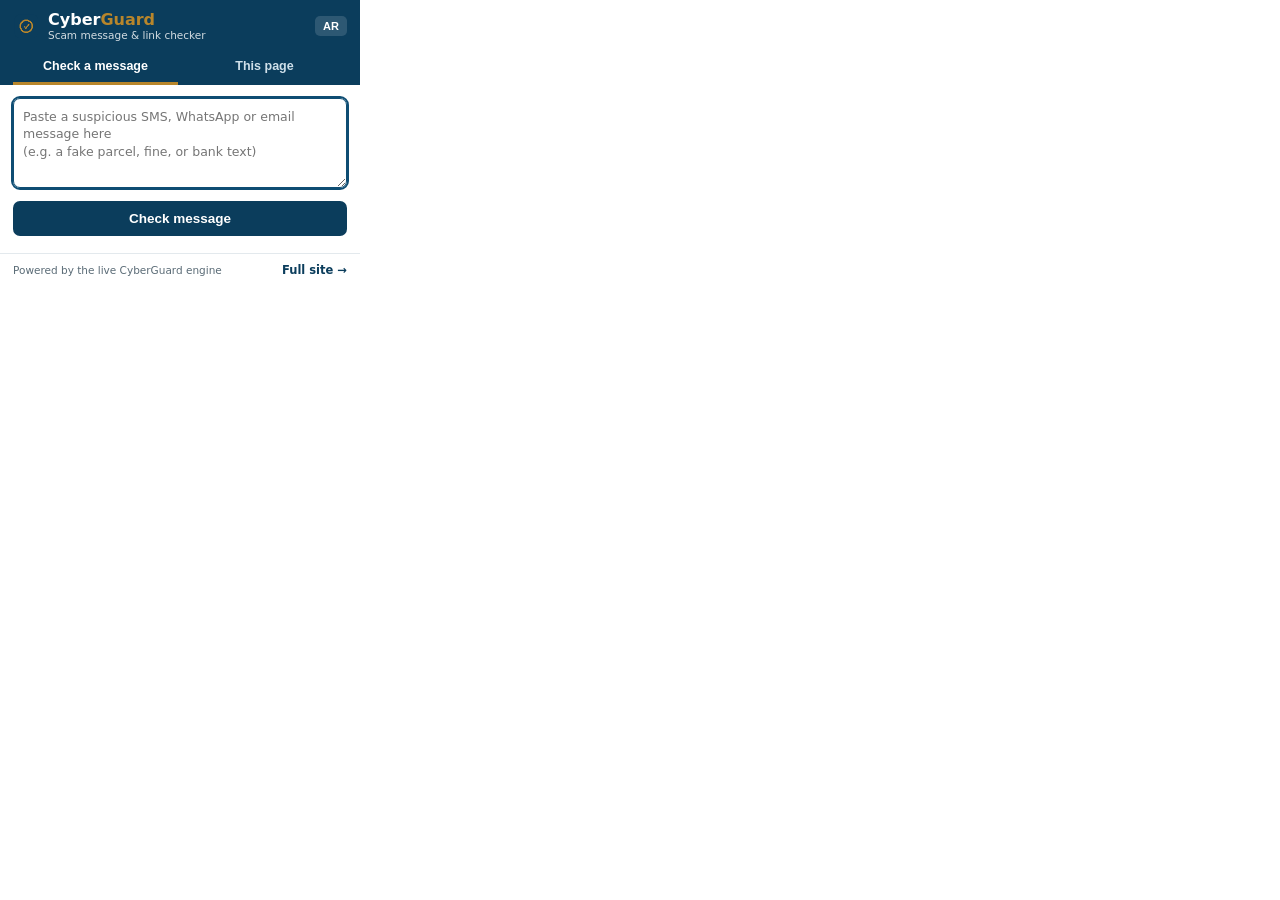
<file: extension/popup.html>
<!doctype html>
<html lang="en">
<head>
  <meta charset="utf-8" />
  <meta name="viewport" content="width=device-width, initial-scale=1" />
  <link rel="stylesheet" href="popup.css" />
</head>
<body>
  <header>
    <div class="row">
      <div class="logo">
        <img src="icons/icon48.png" alt="" class="ico" />
        <div>
          <div class="brand">Cyber<span class="gold">Guard</span></div>
          <div class="tag">Scam message &amp; link checker</div>
        </div>
      </div>
      <button id="lang" class="lang" title="Switch language">AR</button>
    </div>
    <div class="tabs">
      <button id="tab-msg" class="tab active" data-tab="msg">Check a message</button>
      <button id="tab-page" class="tab" data-tab="page">This page</button>
    </div>
  </header>

  <main>
    <!-- Message mode -->
    <section id="pane-msg" class="pane">
      <textarea id="msg" class="msg-input" rows="4"
        placeholder="Paste a suspicious SMS, WhatsApp or email message here&#10;(e.g. a fake parcel, fine, or bank text)"></textarea>
      <button id="check-msg" class="primary">Check message</button>
    </section>

    <!-- Page mode -->
    <section id="pane-page" class="pane hidden">
      <div id="page-url" class="url"></div>
      <button id="check-page" class="primary">Re-check this page</button>
    </section>

    <div id="summary" class="summary hidden"></div>
    <div id="results" class="results"></div>
    <div id="status" class="status hidden"></div>
  </main>

  <footer>
    <span class="foot-note">Powered by the live CyberGuard engine</span>
    <a href="https://cyberguard-m7tq.onrender.com" target="_blank" class="full">Full site &rarr;</a>
  </footer>

  <script src="popup.js"></script>
</body>
</html>
</file>
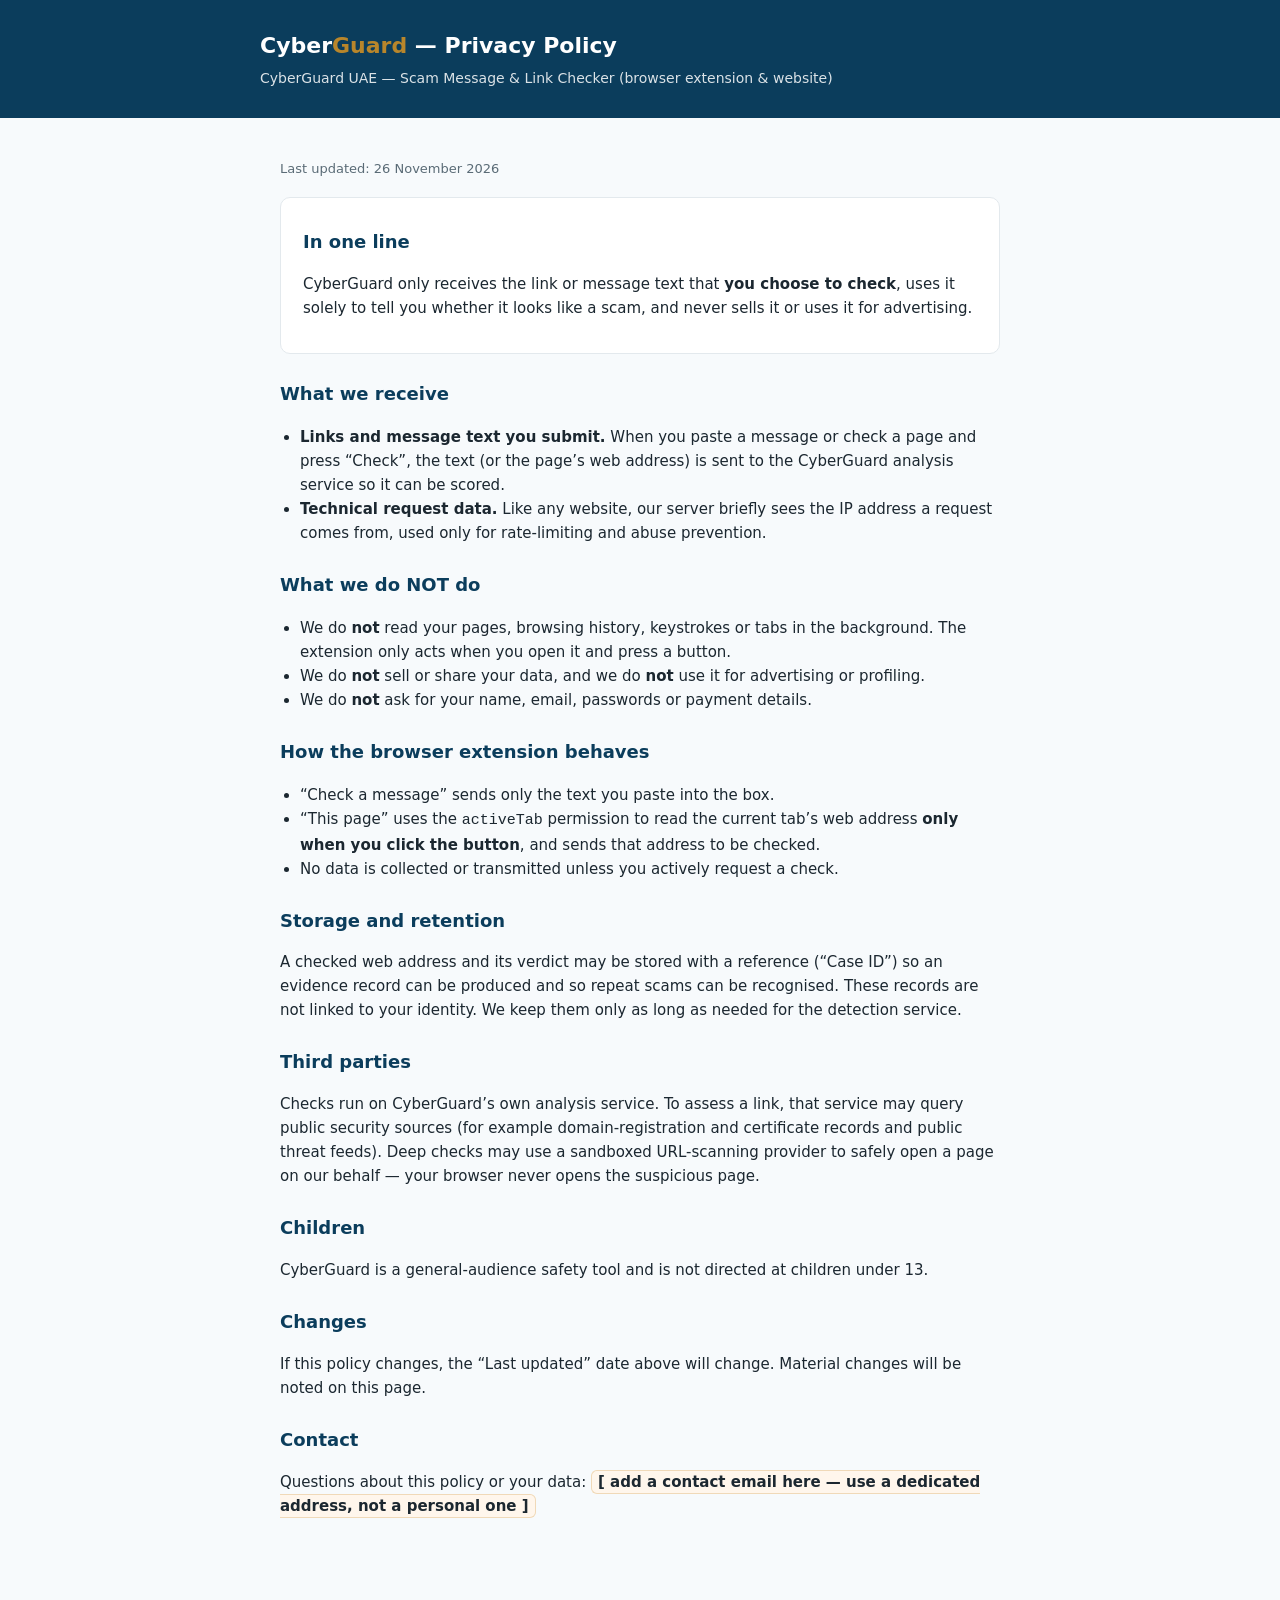
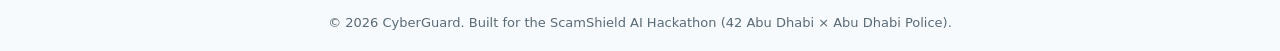
<file: app/static/privacy.html>
<!doctype html>
<html lang="en">
<head>
  <meta charset="utf-8" />
  <meta name="viewport" content="width=device-width, initial-scale=1" />
  <title>CyberGuard — Privacy Policy</title>
  <style>
    :root { --navy:#0b3d5c; --gold:#b8862b; --ink:#1b2730; --grey:#5a6b76; --line:#e3e9ed; }
    * { box-sizing: border-box; }
    body { margin:0; font-family:"Segoe UI",system-ui,-apple-system,sans-serif; color:var(--ink);
           line-height:1.6; background:#f7fafc; }
    header { background:var(--navy); color:#fff; padding:28px 20px; }
    .wrap { max-width:760px; margin:0 auto; }
    header .brand { font-size:22px; font-weight:800; }
    header .brand span { color:var(--gold); }
    header .sub { opacity:.85; font-size:14px; margin-top:4px; }
    main { max-width:760px; margin:0 auto; padding:28px 20px 60px; }
    h2 { color:var(--navy); font-size:18px; margin:26px 0 8px; }
    p, li { font-size:15px; }
    ul { padding-left:20px; }
    .meta { color:var(--grey); font-size:13px; }
    .box { background:#fff; border:1px solid var(--line); border-radius:10px; padding:4px 22px 18px; margin-top:18px; }
    .fill { background:#fff6ec; border:1px solid #f0d9b8; border-radius:6px; padding:2px 6px; font-weight:600; }
    a { color:var(--navy); }
    footer { text-align:center; color:var(--grey); font-size:13px; padding:20px; }
  </style>
</head>
<body>
  <header>
    <div class="wrap">
      <div class="brand">Cyber<span>Guard</span> — Privacy Policy</div>
      <div class="sub">CyberGuard UAE — Scam Message &amp; Link Checker (browser extension &amp; website)</div>
    </div>
  </header>

  <main>
    <p class="meta">Last updated: 26 November 2026</p>

    <div class="box">
      <h2>In one line</h2>
      <p>CyberGuard only receives the link or message text that <b>you choose to check</b>, uses it
      solely to tell you whether it looks like a scam, and never sells it or uses it for advertising.</p>
    </div>

    <h2>What we receive</h2>
    <ul>
      <li><b>Links and message text you submit.</b> When you paste a message or check a page and press
      “Check”, the text (or the page’s web address) is sent to the CyberGuard analysis service so it can
      be scored.</li>
      <li><b>Technical request data.</b> Like any website, our server briefly sees the IP address a
      request comes from, used only for rate-limiting and abuse prevention.</li>
    </ul>

    <h2>What we do NOT do</h2>
    <ul>
      <li>We do <b>not</b> read your pages, browsing history, keystrokes or tabs in the background.
      The extension only acts when you open it and press a button.</li>
      <li>We do <b>not</b> sell or share your data, and we do <b>not</b> use it for advertising or
      profiling.</li>
      <li>We do <b>not</b> ask for your name, email, passwords or payment details.</li>
    </ul>

    <h2>How the browser extension behaves</h2>
    <ul>
      <li>“Check a message” sends only the text you paste into the box.</li>
      <li>“This page” uses the <code>activeTab</code> permission to read the current tab’s web address
      <b>only when you click the button</b>, and sends that address to be checked.</li>
      <li>No data is collected or transmitted unless you actively request a check.</li>
    </ul>

    <h2>Storage and retention</h2>
    <p>A checked web address and its verdict may be stored with a reference (“Case ID”) so an evidence
    record can be produced and so repeat scams can be recognised. These records are not linked to your
    identity. We keep them only as long as needed for the detection service.</p>

    <h2>Third parties</h2>
    <p>Checks run on CyberGuard’s own analysis service. To assess a link, that service may query public
    security sources (for example domain-registration and certificate records and public threat feeds).
    Deep checks may use a sandboxed URL-scanning provider to safely open a page on our behalf — your
    browser never opens the suspicious page.</p>

    <h2>Children</h2>
    <p>CyberGuard is a general-audience safety tool and is not directed at children under 13.</p>

    <h2>Changes</h2>
    <p>If this policy changes, the “Last updated” date above will change. Material changes will be noted
    on this page.</p>

    <h2>Contact</h2>
    <p>Questions about this policy or your data: <span class="fill">[ add a contact email here —
    use a dedicated address, not a personal one ]</span></p>
  </main>

  <footer>© 2026 CyberGuard. Built for the ScamShield AI Hackathon (42 Abu Dhabi × Abu Dhabi Police).</footer>
</body>
</html>
</file>
<file: extension/popup.css>
:root {
  --navy: #0b3d5c;
  --navy2: #0e4d73;
  --gold: #b8862b;
  --red: #c0262d;
  --orange: #d9711f;
  --yellow: #c9a227;
  --green: #1f8a4c;
  --grey: #5a6b76;
  --ink: #15202b;
  --line: #e3e9ed;
  --bg: #f5f8fa;
}

* { box-sizing: border-box; }

body {
  width: 360px;
  margin: 0;
  font-family: "Segoe UI", system-ui, -apple-system, sans-serif;
  color: var(--ink);
  background: #fff;
}

/* header */
header { background: var(--navy); color: #fff; padding: 11px 13px 0; }
.row { display: flex; align-items: center; justify-content: space-between; }
.logo { display: flex; align-items: center; gap: 9px; }
.ico { width: 26px; height: 26px; }
.brand { font-size: 16px; font-weight: 700; line-height: 1.1; }
.gold { color: var(--gold); }
.tag { font-size: 10.5px; opacity: .82; }
.lang {
  background: rgba(255,255,255,.14); color: #fff; border: 0; border-radius: 5px;
  font-size: 11px; font-weight: 700; padding: 4px 8px; cursor: pointer;
}
.lang:hover { background: rgba(255,255,255,.26); }

.tabs { display: flex; gap: 4px; margin-top: 10px; }
.tab {
  flex: 1; background: transparent; color: #cfe0ea; border: 0;
  border-bottom: 3px solid transparent; padding: 8px 4px 9px; font-size: 12.5px;
  font-weight: 600; cursor: pointer;
}
.tab.active { color: #fff; border-bottom-color: var(--gold); }

/* body */
main { padding: 13px; }
.pane { margin-bottom: 4px; }
.hidden { display: none !important; }

.msg-input {
  width: 100%; border: 1px solid var(--line); border-radius: 7px; padding: 9px;
  font-size: 12.5px; font-family: inherit; resize: vertical; color: var(--ink);
  background: var(--bg); line-height: 1.4;
}
.msg-input:focus { outline: 2px solid var(--navy2); border-color: var(--navy2); background: #fff; }

.url {
  font-size: 12px; color: var(--grey); word-break: break-all; background: var(--bg);
  border: 1px solid var(--line); border-radius: 6px; padding: 7px 9px; margin-bottom: 9px;
}

.primary {
  width: 100%; background: var(--navy); color: #fff; border: 0; border-radius: 7px;
  padding: 10px; font-size: 13.5px; font-weight: 700; cursor: pointer; margin-top: 9px;
}
.primary:hover { background: var(--navy2); }
.primary:disabled { opacity: .6; cursor: default; }

/* summary banner */
.summary {
  margin: 12px 0 8px; padding: 10px 12px; border-radius: 8px; font-size: 13.5px; font-weight: 700;
  display: flex; align-items: center; gap: 8px;
}
.summary.danger { background: #fdecea; color: var(--red); border: 1px solid #f3c2bf; }
.summary.warn { background: #fff4e8; color: #a65312; border: 1px solid #f0d2ac; }
.summary.clear { background: #e9f6ee; color: var(--green); border: 1px solid #bfe3cc; }

/* result cards */
.results { max-height: 300px; overflow-y: auto; }
.card { border: 1px solid var(--line); border-radius: 8px; padding: 10px 11px; margin-bottom: 9px; }
.card .host { font-size: 12.5px; font-weight: 700; word-break: break-all; margin-bottom: 7px; color: var(--ink); }
.verdict { display: flex; align-items: center; justify-content: space-between; gap: 10px; margin-bottom: 8px; }
.badge { font-size: 13px; font-weight: 700; color: #fff; padding: 7px 10px; border-radius: 7px; }
.score { font-size: 22px; font-weight: 800; line-height: 1; }
.score small { display: block; font-size: 9px; font-weight: 600; color: var(--grey); text-transform: uppercase; letter-spacing: .4px; }
.imp { font-size: 12px; background: #fff6ec; border: 1px solid #f0d9b8; border-radius: 6px; padding: 6px 8px; margin-bottom: 7px; }
.imp b { color: var(--gold); }
.reasons { margin: 0; padding: 0 0 0 16px; }
.reasons li { font-size: 12px; line-height: 1.45; padding: 3px 0; }
.caseid { font-size: 10px; color: var(--grey); margin-top: 6px; }

.status { font-size: 12.5px; color: var(--grey); padding: 10px 2px; }
.status.error { color: var(--red); }

/* footer */
footer {
  display: flex; align-items: center; justify-content: space-between;
  border-top: 1px solid var(--line); padding: 9px 13px;
}
.foot-note { font-size: 10.5px; color: var(--grey); }
.full { font-size: 11.5px; color: var(--navy); text-decoration: none; font-weight: 700; }
.full:hover { text-decoration: underline; }

/* tiers */
.t-high_risk { background: var(--red); }
.t-likely_scam { background: var(--orange); }
.t-suspicious { background: var(--yellow); color: var(--ink); }
.t-not_verified { background: var(--grey); }
.t-official { background: var(--green); }
.t-review { background: var(--grey); }

/* RTL */
body.rtl { direction: rtl; }
body.rtl .reasons { padding: 0 16px 0 0; }
body.rtl .tab { font-family: inherit; }
</file>
